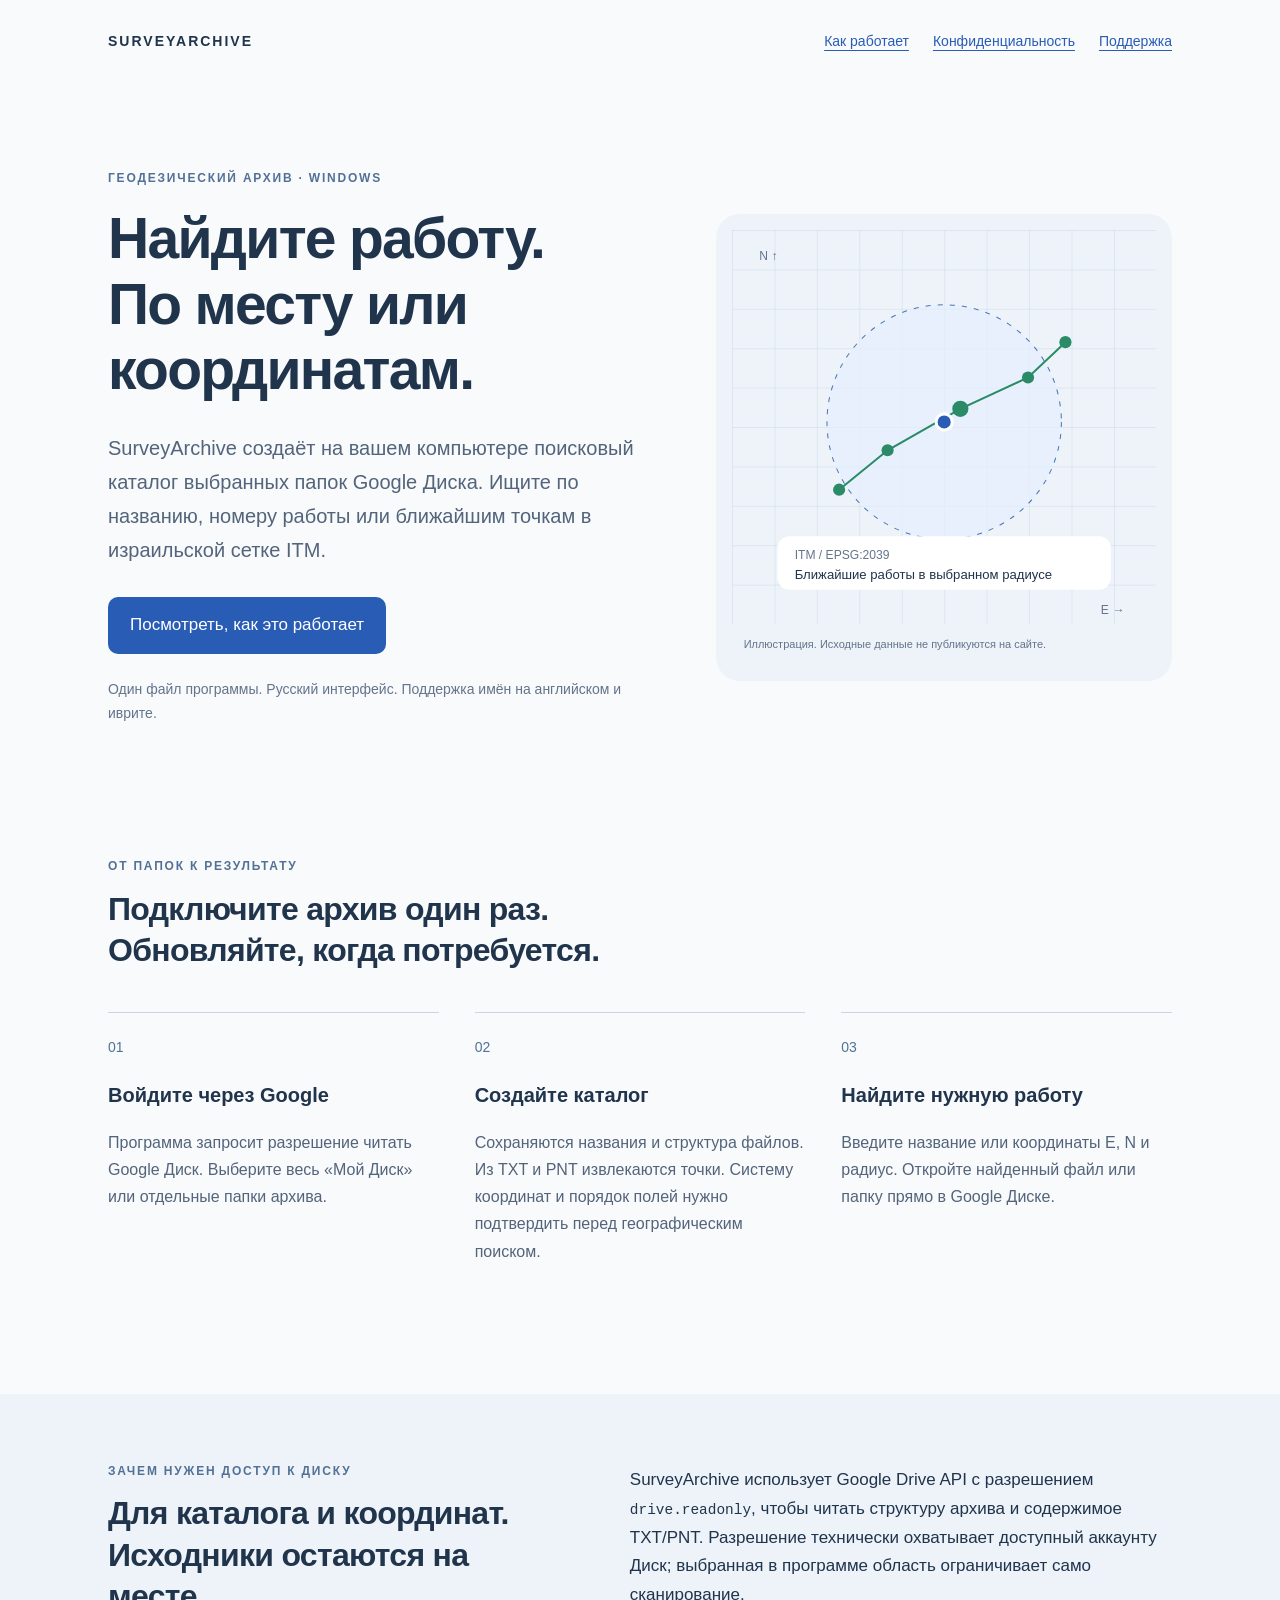
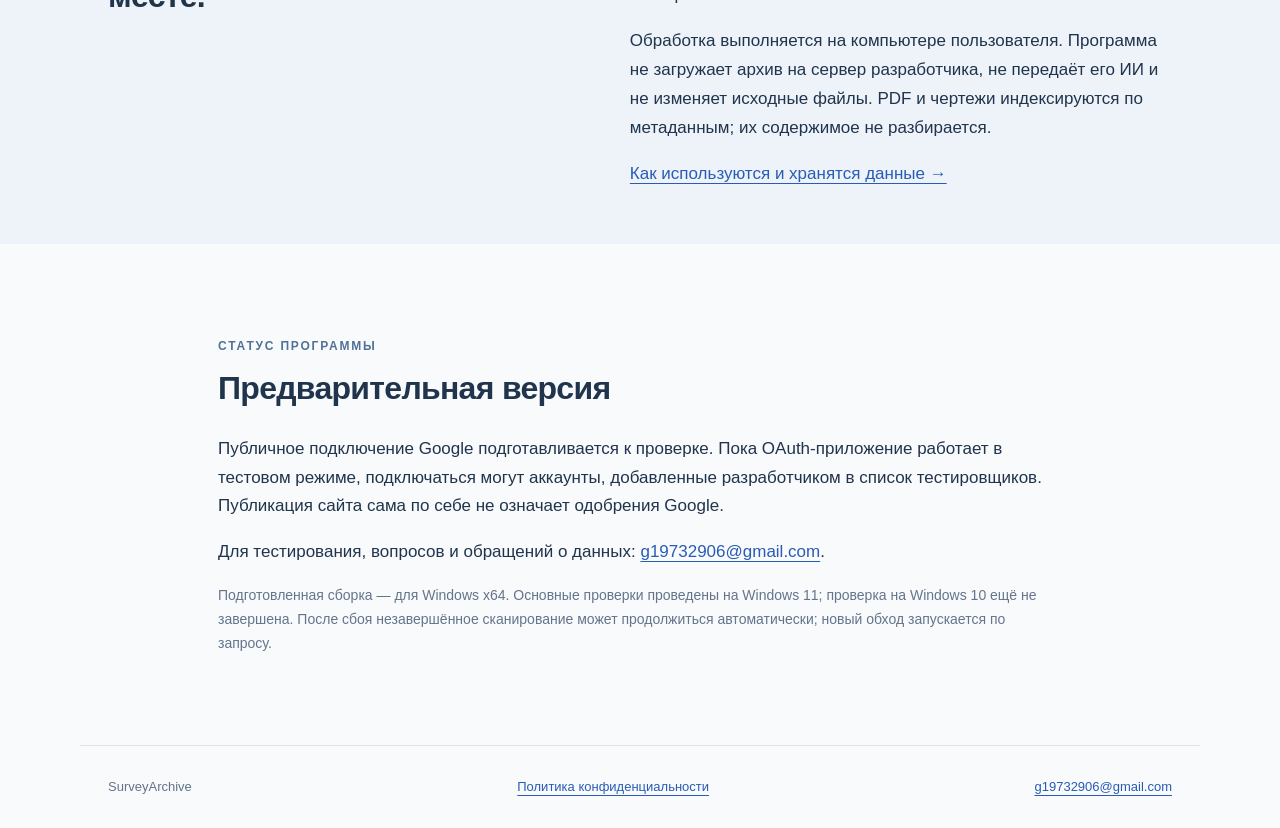
<file: index.html>
<!doctype html>
<html lang="ru">
<head>
<meta charset="utf-8"><meta name="viewport" content="width=device-width,initial-scale=1">
<title>SurveyArchive — поиск геодезических работ</title>
<meta name="description" content="Программа для Windows: каталог Google Диска и поиск геодезических работ по названиям и израильским координатам ITM.">
<link rel="stylesheet" href="styles.css">
</head>
<body>
<header class="wrap"><a class="brand" href="index.html">SURVEYARCHIVE</a><nav aria-label="Навигация"><a href="#how">Как работает</a><a href="privacy.html">Конфиденциальность</a><a href="mailto:g19732906@gmail.com">Поддержка</a></nav></header>
<main>
<section class="hero wrap"><div><p class="eyebrow">ГЕОДЕЗИЧЕСКИЙ АРХИВ · WINDOWS</p><h1>Найдите работу.<br>По месту или координатам.</h1><p class="intro">SurveyArchive создаёт на вашем компьютере поисковый каталог выбранных папок Google Диска. Ищите по названию, номеру работы или ближайшим точкам в израильской сетке ITM.</p><a class="button" href="#how">Посмотреть, как это работает</a><p class="small">Один файл программы. Русский интерфейс. Поддержка имён на английском и иврите.</p></div>
<div class="map" role="img" aria-label="Иллюстрация поиска ближайшей архивной точки: запрос и точки проекта на координатной сетке"><svg viewBox="0 0 420 390" xmlns="http://www.w3.org/2000/svg"><defs><pattern id="grid" width="42" height="39" patternUnits="userSpaceOnUse"><path d="M 42 0 L 0 0 0 39" fill="none" stroke="#ccd9e8"/></pattern></defs><rect width="420" height="390" fill="url(#grid)"/><circle cx="210" cy="190" r="116" fill="#e6effe" fill-opacity=".7" stroke="#4877b8" stroke-dasharray="5 7"/><path d="M106 257L154 218L226 177L293 146L330 111" stroke="#2a8b66" stroke-width="2" fill="none"/><g fill="#2a8b66"><circle cx="106" cy="257" r="6"/><circle cx="154" cy="218" r="6"/><circle cx="226" cy="177" r="8"/><circle cx="293" cy="146" r="6"/><circle cx="330" cy="111" r="6"/></g><circle cx="210" cy="190" r="8" fill="#285cb5" stroke="white" stroke-width="3"/><rect x="45" y="303" width="330" height="53" rx="12" fill="white"/><text x="62" y="326" font-size="12" fill="#64748b">ITM / EPSG:2039</text><text x="62" y="345" font-size="13" fill="#20344c">Ближайшие работы в выбранном радиусе</text><text x="27" y="30" font-size="12" fill="#64748b">N ↑</text><text x="365" y="380" font-size="12" fill="#64748b">E →</text></svg><p>Иллюстрация. Исходные данные не публикуются на сайте.</p></div></section>
<section class="wrap" id="how"><div class="section-title"><p class="eyebrow">ОТ ПАПОК К РЕЗУЛЬТАТУ</p><h2>Подключите архив один раз.<br>Обновляйте, когда потребуется.</h2></div><ol class="steps"><li><span>01</span><h3>Войдите через Google</h3><p>Программа запросит разрешение читать Google Диск. Выберите весь «Мой Диск» или отдельные папки архива.</p></li><li><span>02</span><h3>Создайте каталог</h3><p>Сохраняются названия и структура файлов. Из TXT и PNT извлекаются точки. Систему координат и порядок полей нужно подтвердить перед географическим поиском.</p></li><li><span>03</span><h3>Найдите нужную работу</h3><p>Введите название или координаты E, N и радиус. Откройте найденный файл или папку прямо в Google Диске.</p></li></ol></section>
<section class="band"><div class="wrap privacy-grid"><div><p class="eyebrow">ЗАЧЕМ НУЖЕН ДОСТУП К ДИСКУ</p><h2>Для каталога и координат.<br>Исходники остаются на месте.</h2></div><div><p>SurveyArchive использует Google Drive API с разрешением <code>drive.readonly</code>, чтобы читать структуру архива и содержимое TXT/PNT. Разрешение технически охватывает доступный аккаунту Диск; выбранная в программе область ограничивает само сканирование.</p><p>Обработка выполняется на компьютере пользователя. Программа не загружает архив на сервер разработчика, не передаёт его ИИ и не изменяет исходные файлы. PDF и чертежи индексируются по метаданным; их содержимое не разбирается.</p><a href="privacy.html">Как используются и хранятся данные →</a></div></div></section>
<section class="wrap release"><p class="eyebrow">СТАТУС ПРОГРАММЫ</p><h2>Предварительная версия</h2><p>Публичное подключение Google подготавливается к проверке. Пока OAuth-приложение работает в тестовом режиме, подключаться могут аккаунты, добавленные разработчиком в список тестировщиков. Публикация сайта сама по себе не означает одобрения Google.</p><p>Для тестирования, вопросов и обращений о данных: <a href="mailto:g19732906@gmail.com">g19732906@gmail.com</a>.</p><p class="small">Подготовленная сборка — для Windows x64. Основные проверки проведены на Windows 11; проверка на Windows 10 ещё не завершена. После сбоя незавершённое сканирование может продолжиться автоматически; новый обход запускается по запросу.</p></section>
</main>
<footer class="wrap"><span>SurveyArchive</span><a href="privacy.html">Политика конфиденциальности</a><a href="mailto:g19732906@gmail.com">g19732906@gmail.com</a></footer>
</body></html>
</file>
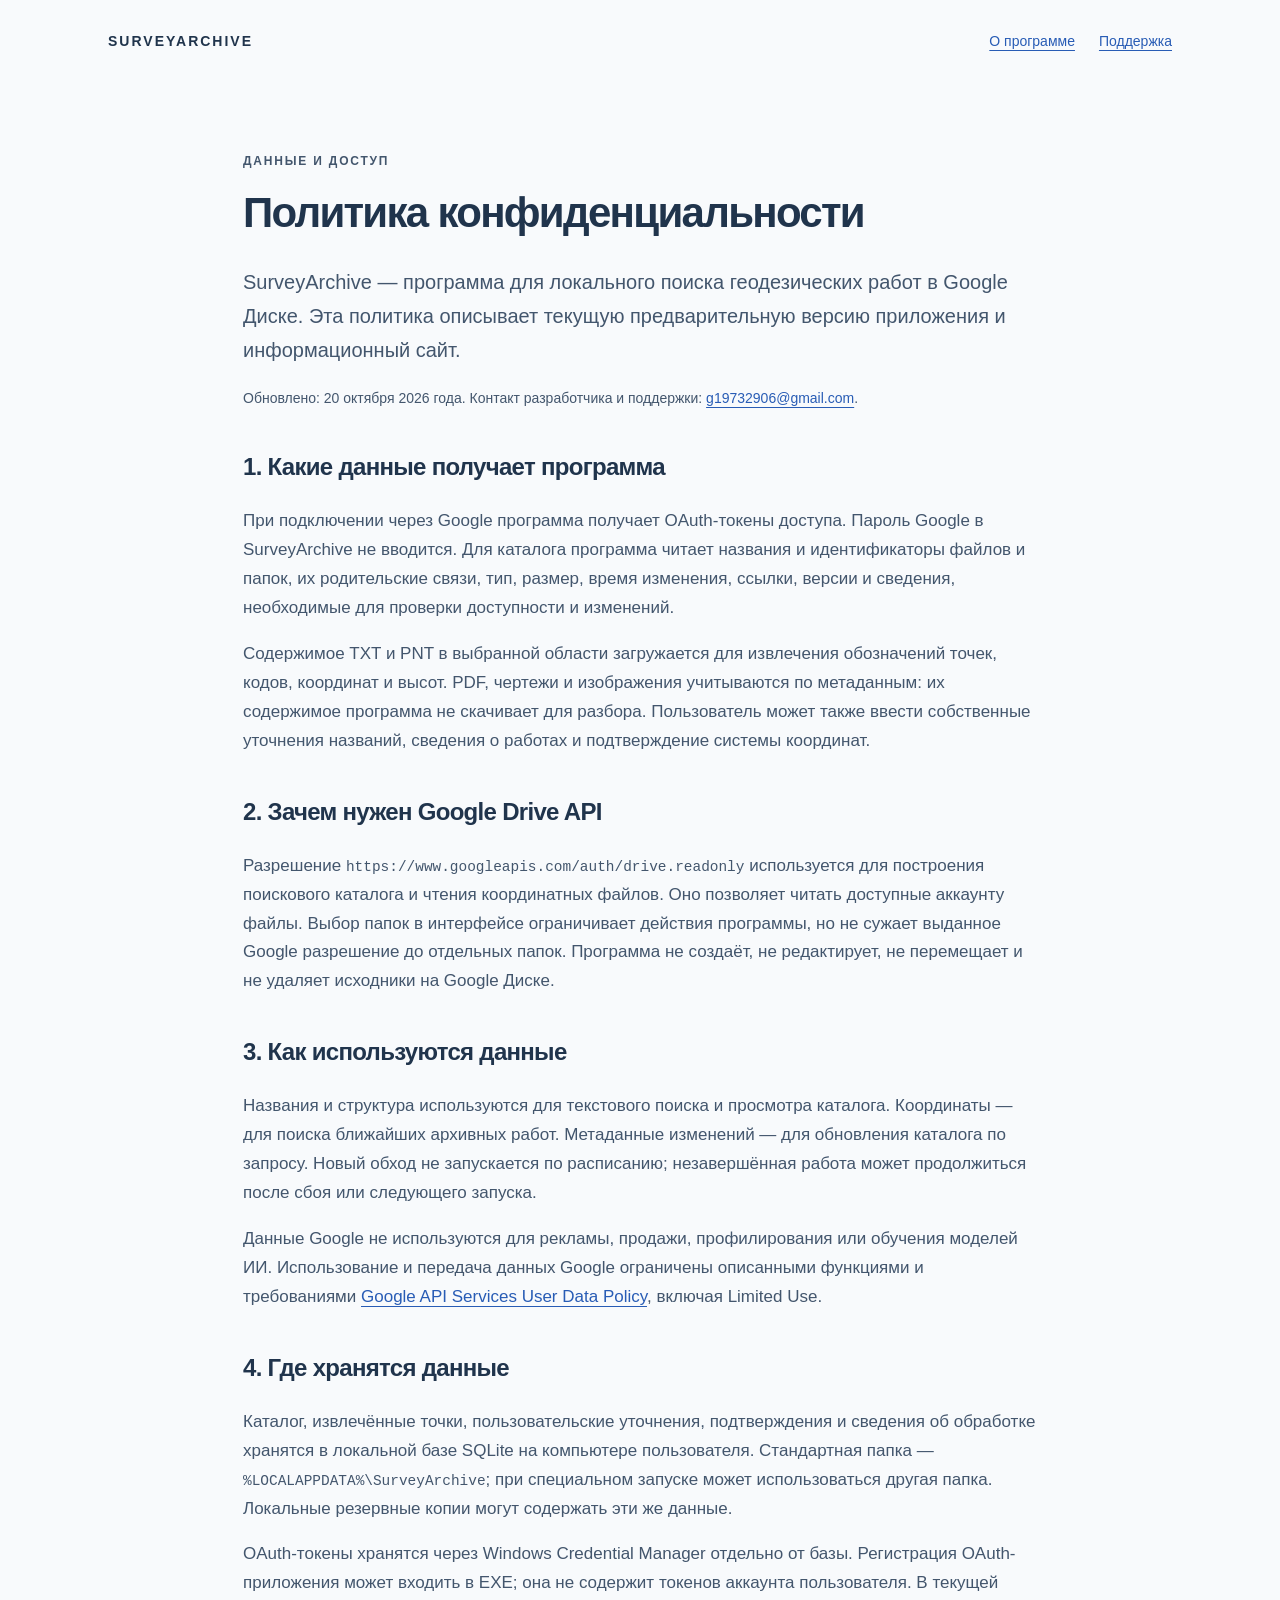
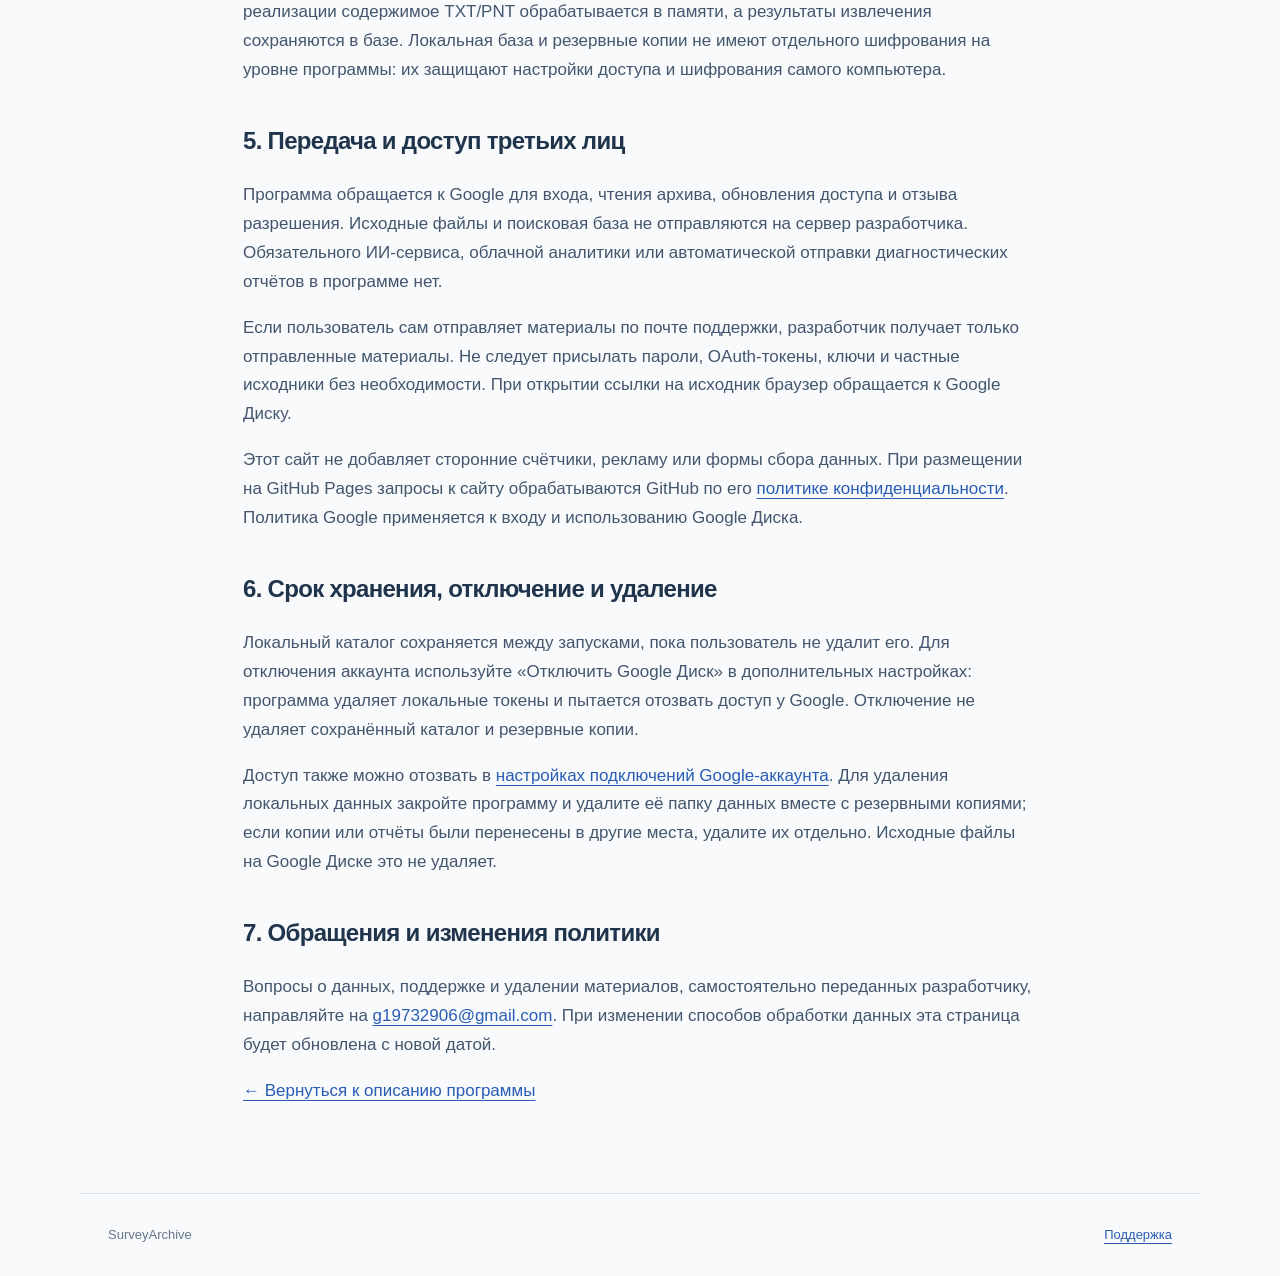
<file: privacy.html>
<!doctype html>
<html lang="ru"><head><meta charset="utf-8"><meta name="viewport" content="width=device-width,initial-scale=1"><title>Конфиденциальность — SurveyArchive</title><meta name="description" content="Как SurveyArchive получает, использует и хранит данные Google Диска."><link rel="stylesheet" href="styles.css"></head>
<body><header class="wrap"><a class="brand" href="index.html">SURVEYARCHIVE</a><nav><a href="index.html">О программе</a><a href="mailto:g19732906@gmail.com">Поддержка</a></nav></header>
<main class="wrap policy"><p class="eyebrow">ДАННЫЕ И ДОСТУП</p><h1>Политика конфиденциальности</h1><p class="intro">SurveyArchive — программа для локального поиска геодезических работ в Google Диске. Эта политика описывает текущую предварительную версию приложения и информационный сайт.</p><p class="small">Обновлено: 20 октября 2026 года. Контакт разработчика и поддержки: <a href="mailto:g19732906@gmail.com">g19732906@gmail.com</a>.</p>
<h2>1. Какие данные получает программа</h2><p>При подключении через Google программа получает OAuth-токены доступа. Пароль Google в SurveyArchive не вводится. Для каталога программа читает названия и идентификаторы файлов и папок, их родительские связи, тип, размер, время изменения, ссылки, версии и сведения, необходимые для проверки доступности и изменений.</p><p>Содержимое TXT и PNT в выбранной области загружается для извлечения обозначений точек, кодов, координат и высот. PDF, чертежи и изображения учитываются по метаданным: их содержимое программа не скачивает для разбора. Пользователь может также ввести собственные уточнения названий, сведения о работах и подтверждение системы координат.</p>
<h2>2. Зачем нужен Google Drive API</h2><p>Разрешение <code>https://www.googleapis.com/auth/drive.readonly</code> используется для построения поискового каталога и чтения координатных файлов. Оно позволяет читать доступные аккаунту файлы. Выбор папок в интерфейсе ограничивает действия программы, но не сужает выданное Google разрешение до отдельных папок. Программа не создаёт, не редактирует, не перемещает и не удаляет исходники на Google Диске.</p>
<h2>3. Как используются данные</h2><p>Названия и структура используются для текстового поиска и просмотра каталога. Координаты — для поиска ближайших архивных работ. Метаданные изменений — для обновления каталога по запросу. Новый обход не запускается по расписанию; незавершённая работа может продолжиться после сбоя или следующего запуска.</p><p>Данные Google не используются для рекламы, продажи, профилирования или обучения моделей ИИ. Использование и передача данных Google ограничены описанными функциями и требованиями <a href="https://developers.google.com/terms/api-services-user-data-policy">Google API Services User Data Policy</a>, включая Limited Use.</p>
<h2>4. Где хранятся данные</h2><p>Каталог, извлечённые точки, пользовательские уточнения, подтверждения и сведения об обработке хранятся в локальной базе SQLite на компьютере пользователя. Стандартная папка — <code>%LOCALAPPDATA%\SurveyArchive</code>; при специальном запуске может использоваться другая папка. Локальные резервные копии могут содержать эти же данные.</p><p>OAuth-токены хранятся через Windows Credential Manager отдельно от базы. Регистрация OAuth-приложения может входить в EXE; она не содержит токенов аккаунта пользователя. В текущей реализации содержимое TXT/PNT обрабатывается в памяти, а результаты извлечения сохраняются в базе. Локальная база и резервные копии не имеют отдельного шифрования на уровне программы: их защищают настройки доступа и шифрования самого компьютера.</p>
<h2>5. Передача и доступ третьих лиц</h2><p>Программа обращается к Google для входа, чтения архива, обновления доступа и отзыва разрешения. Исходные файлы и поисковая база не отправляются на сервер разработчика. Обязательного ИИ-сервиса, облачной аналитики или автоматической отправки диагностических отчётов в программе нет.</p><p>Если пользователь сам отправляет материалы по почте поддержки, разработчик получает только отправленные материалы. Не следует присылать пароли, OAuth-токены, ключи и частные исходники без необходимости. При открытии ссылки на исходник браузер обращается к Google Диску.</p><p>Этот сайт не добавляет сторонние счётчики, рекламу или формы сбора данных. При размещении на GitHub Pages запросы к сайту обрабатываются GitHub по его <a href="https://docs.github.com/en/site-policy/privacy-policies/github-general-privacy-statement">политике конфиденциальности</a>. Политика Google применяется к входу и использованию Google Диска.</p>
<h2>6. Срок хранения, отключение и удаление</h2><p>Локальный каталог сохраняется между запусками, пока пользователь не удалит его. Для отключения аккаунта используйте «Отключить Google Диск» в дополнительных настройках: программа удаляет локальные токены и пытается отозвать доступ у Google. Отключение не удаляет сохранённый каталог и резервные копии.</p><p>Доступ также можно отозвать в <a href="https://myaccount.google.com/connections">настройках подключений Google-аккаунта</a>. Для удаления локальных данных закройте программу и удалите её папку данных вместе с резервными копиями; если копии или отчёты были перенесены в другие места, удалите их отдельно. Исходные файлы на Google Диске это не удаляет.</p>
<h2>7. Обращения и изменения политики</h2><p>Вопросы о данных, поддержке и удалении материалов, самостоятельно переданных разработчику, направляйте на <a href="mailto:g19732906@gmail.com">g19732906@gmail.com</a>. При изменении способов обработки данных эта страница будет обновлена с новой датой.</p>
<p><a href="index.html">← Вернуться к описанию программы</a></p></main><footer class="wrap"><span>SurveyArchive</span><a href="mailto:g19732906@gmail.com">Поддержка</a></footer></body></html>
</file>
<file: styles.css>
*{box-sizing:border-box}html{scroll-behavior:smooth}body{margin:0;font:17px/1.7 "Segoe UI",Arial,sans-serif;color:#20344c;background:#f8fafc}.wrap{max-width:1120px;margin:auto;padding:30px 28px}header{display:flex;justify-content:space-between;align-items:center;gap:24px}a{color:#285cb5;text-underline-offset:4px}nav{display:flex;gap:24px;flex-wrap:wrap;font-size:14px}.brand{font-size:14px;letter-spacing:2px;font-weight:750;text-decoration:none;color:#20344c}.hero{display:grid;grid-template-columns:1.2fr 1fr;gap:60px;align-items:center;padding-top:72px;padding-bottom:75px}h1{font-size:clamp(36px,4.5vw,57px);line-height:1.15;letter-spacing:-1.7px;margin:18px 0 28px}h2{font-size:32px;line-height:1.3;letter-spacing:-.7px;margin:12px 0 25px}h3{font-size:20px;line-height:1.35}.intro{font-size:20px;color:#53647b}.eyebrow{font-size:12px;letter-spacing:1.8px;font-weight:700;color:#527196}.small{font-size:14px;color:#64748b}.button{display:inline-block;background:#285cb5;color:white;padding:14px 22px;border-radius:10px;text-decoration:none;margin:10px 0}.button:hover{background:#204b94}.map{background:#edf3f9;border-radius:24px;overflow:hidden;padding:16px}.map svg{width:100%;height:auto;display:block}.map p{font-size:11px;color:#64748b;padding:0 12px}.steps{list-style:none;display:grid;grid-template-columns:repeat(3,1fr);gap:36px;padding:15px 0 36px}.steps li{border-top:1px solid #c7d5e6;padding-top:20px}.steps span{font-size:14px;color:#527196}.steps p{font-size:16px;color:#53647b}.band{background:#edf3f9;margin:30px 0}.privacy-grid{display:grid;grid-template-columns:1fr 1.2fr;gap:70px;padding-top:55px;padding-bottom:55px}.release{max-width:900px;padding-top:50px;padding-bottom:75px}footer{display:flex;justify-content:space-between;gap:20px;flex-wrap:wrap;border-top:1px solid #dce4ee;font-size:13px;color:#64748b}.policy{max-width:850px;padding-top:55px;padding-bottom:70px}.policy h1{font-size:42px}.policy h2{font-size:24px;margin-top:40px}.policy p{color:#43566d}code{font-size:.85em;overflow-wrap:anywhere}a:focus-visible{outline:3px solid #82aff4;outline-offset:4px}@media(max-width:780px){header{align-items:flex-start;flex-direction:column}.hero,.privacy-grid,.steps{grid-template-columns:1fr;gap:30px}.hero{padding-top:35px}.map{max-width:460px}.privacy-grid{padding-top:35px;padding-bottom:35px}.wrap{padding-left:22px;padding-right:22px}h2{font-size:28px}.policy h1{font-size:34px}nav{gap:15px}}
</file>
